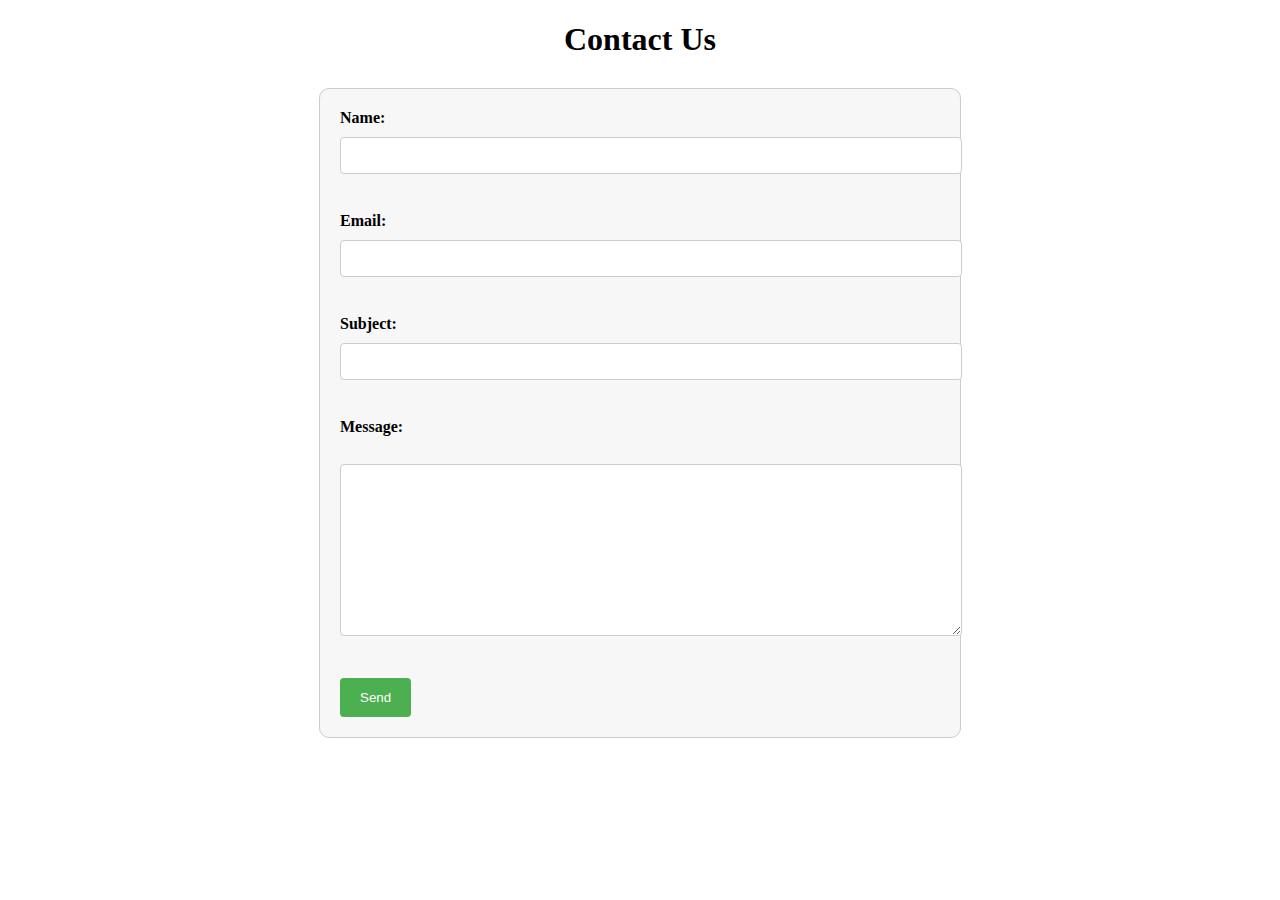
<file: contact.html>
<!DOCTYPE html>
<html lang="en">
<head>
    <meta charset="UTF-8">
    <meta http-equiv="X-UA-Compatible" content="IE=edge">
    <meta name="viewport" content="width=device-width, initial-scale=1.0">
    <title>Contact Us - TrueBuddy</title>
    <link rel="stylesheet" href="contact.css">
</head>
<body>
    <h1>Contact Us</h1>
    <form action="submit.php" method="post">
      <label for="name">Name:</label>
      <input type="text" id="name" name="name" required><br><br>
      
      <label for="email">Email:</label>
      <input type="email" id="email" name="email" required><br><br>
      
      <label for="subject">Subject:</label>
      <input type="text" id="subject" name="subject" required><br><br>
      
      <label for="message">Message:</label><br>
      <textarea id="message" name="message" rows="10" cols="50" required></textarea><br><br>
      
      <input type="submit" value="Send">
    </form>
  </body>
</html>
</file>
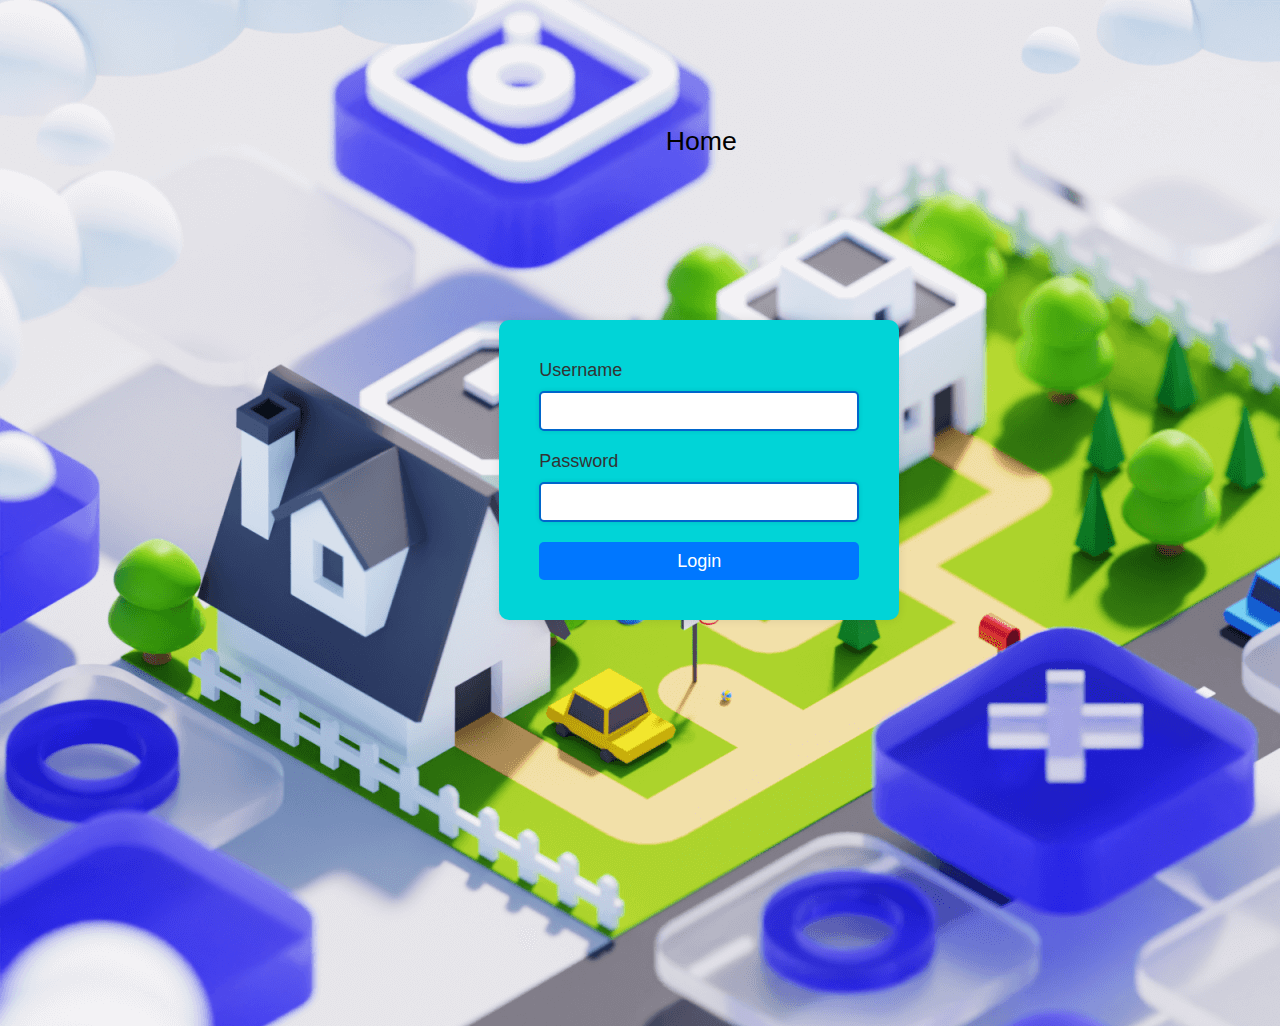
<file: login.html>
<!DOCTYPE html>
<html lang="en">
<head>
    <meta charset="UTF-8">
    <meta http-equiv="X-UA-Compatible" content="IE=edge">
    <meta name="viewport" content="width=device-width, initial-scale=1.0">
    <title>Login</title>
    <link rel="stylesheet" href="login.css">
</head>
<body>
    <button><a class="home" href="index.html">Home</a></button>
    <div class="login">
        <form action="">
            <label for="Username">Username</label>
            <input type="email" id = username required style="border: 2px solid hsl(210, 100%, 40%);">
            <label for="Password">Password</label>
            <input type="password" id = password required style="border: 2px solid hsl(210, 100%, 40%);">
            <!-- <input type="submit" value="Login"> -->
            <button class="btn" onclick="login()">Login</button>
            <p id="error-message"></p>

        </form>
    </div>
    <script>
       function login(){
			var username = document.getElementById("username").value;
			var password = document.getElementById("password").value;
			if(username === ""){
				document.getElementById("error-message").textContent = "Please enter a username";
			}
			else if(password === ""){
				document.getElementById("error-message").textContent = "Please enter a password";
			}
			else if(username === "admin" && password === "admin"){
                if(confirm("Are you sure username and password is correct?"))
                {
                    window.location.href = "main_index.html";
                }
                else
                {
                    window.location.href = "login.html";
                }
			}
			else{
				document.getElementById("error-message").textContent = "Invalid username or password";
			}
		}
        
    </script>
</body>
</html>
</file>
<file: contact.css>
form {
    max-width: 600px;
    margin: 0 auto;
    padding: 20px;
    background-color: #f7f7f7;
    border: 1px solid #ccc;
    border-radius: 10px;
  }
  
  h1 {
    text-align: center;
    font-size: 2rem;
    margin-bottom: 30px;
  }
  
  label {
    display: block;
    font-weight: bold;
    margin-bottom: 10px;
  }
  
  input[type="text"],
  input[type="email"],
  textarea {
    width: 100%;
    padding: 10px;
    margin-bottom: 20px;
    border: 1px solid #ccc;
    border-radius: 4px;
    resize: vertical;
  }
  
  input[type="submit"] {
    background-color: #4CAF50;
    color: #fff;
    padding: 12px 20px;
    border: none;
    border-radius: 4px;
    cursor: pointer;
    transition: background-color 0.3s ease-in-out;
  }
  
  input[type="submit"]:hover {
    background-color: #3e8e41;
  }
  
  input[type="submit"]:focus {
    outline: none;
  }
  
  input[type="submit"]:active {
    background-color: #3e8e41;
    box-shadow: 0 5px #666;
    transform: translateY(4px);
  }
  
  @media screen and (max-width: 600px) {
    form {
      max-width: 100%;
      padding: 10px;
    }
    
    input[type="submit"] {
      width: 100%;
    }
  }
</file>
<file: login.css>
/* CSS Reset */
* {
    margin: 0;
    padding: 0;
    box-sizing: border-box;
}

.home
{
    margin: 0;
    padding: 0;
    box-sizing: border-box;
}

button{
    border: none;
    background: none;
    cursor: pointer;
    }

.home{
    position: absolute;
    left: 2px;
    top: -166px;
    width: 100%;
    height: 100vh;
    background: url('https://images.unsplash.com/photo-1502255230-ee0ee0ee0e0a?ixlib=rb-1.2.1&ixid=MnwxMjA3fDB8MHxwaG90by1wY');
    color: black;
    text-align: center;
    font-size: 2em;
    font-family: 'Roboto', sans-serif;
    font-weight: 300;
    margin-top: 10%;
    text-decoration: none;
    /* border: 2px solid wheat; */
}

/* Global Styles */
body {
    font-family: 'Roboto', sans-serif;
    background: url(bg-login.png);
    position: absolute;
    top: 28%;
    left: 39%;
}

/* Login Form Styles */
.login {
    width: 400px;
    margin: 50px auto;
    background-color: #01d4d7;
    padding: 40px;
    border-radius: 10px;
    box-shadow: 0px 0px 10px rgba(0, 0, 0, 0.1);
}

.login form {
    display: flex;
    flex-direction: column;
}

.login label {
    margin-bottom: 10px;
    font-size: 18px;
    font-weight: 500;
    color: #333;
}

.login input {
    height: 40px;
    padding: 10px;
    margin-bottom: 20px;
    font-size: 16px;
    color: #555;
    border: none;
    border-radius: 5px;
    box-shadow: 0px 0px 5px rgba(0, 0, 0, 0.1);
}

.login input:focus {
    outline: none;
    box-shadow: 0px 0px 5px rgba(0, 0, 0, 0.2);
}

.login input[type="submit"] {
    background-color: #0077ff;
    color: #fff;
    font-size: 18px;
    font-weight: 500;
    border: none;
    border-radius: 5px;
    cursor: pointer;
    transition: all 0.2s ease-in-out;
}

.login input[type="submit"]:hover {
    background-color: hsl(210, 100%, 40%);
}

.btn {
    background-color: #0077ff;
    color: #fff;
    font-size: 18px;
    font-weight: 500;
    border: none;
    border-radius: 5px;
    cursor: pointer;
    transition: all 0.2s ease-in-out;
    height: 38px;
    text-decoration: none;
}

.btn a{
    color: white;
    text-decoration: none;
}
</file>
